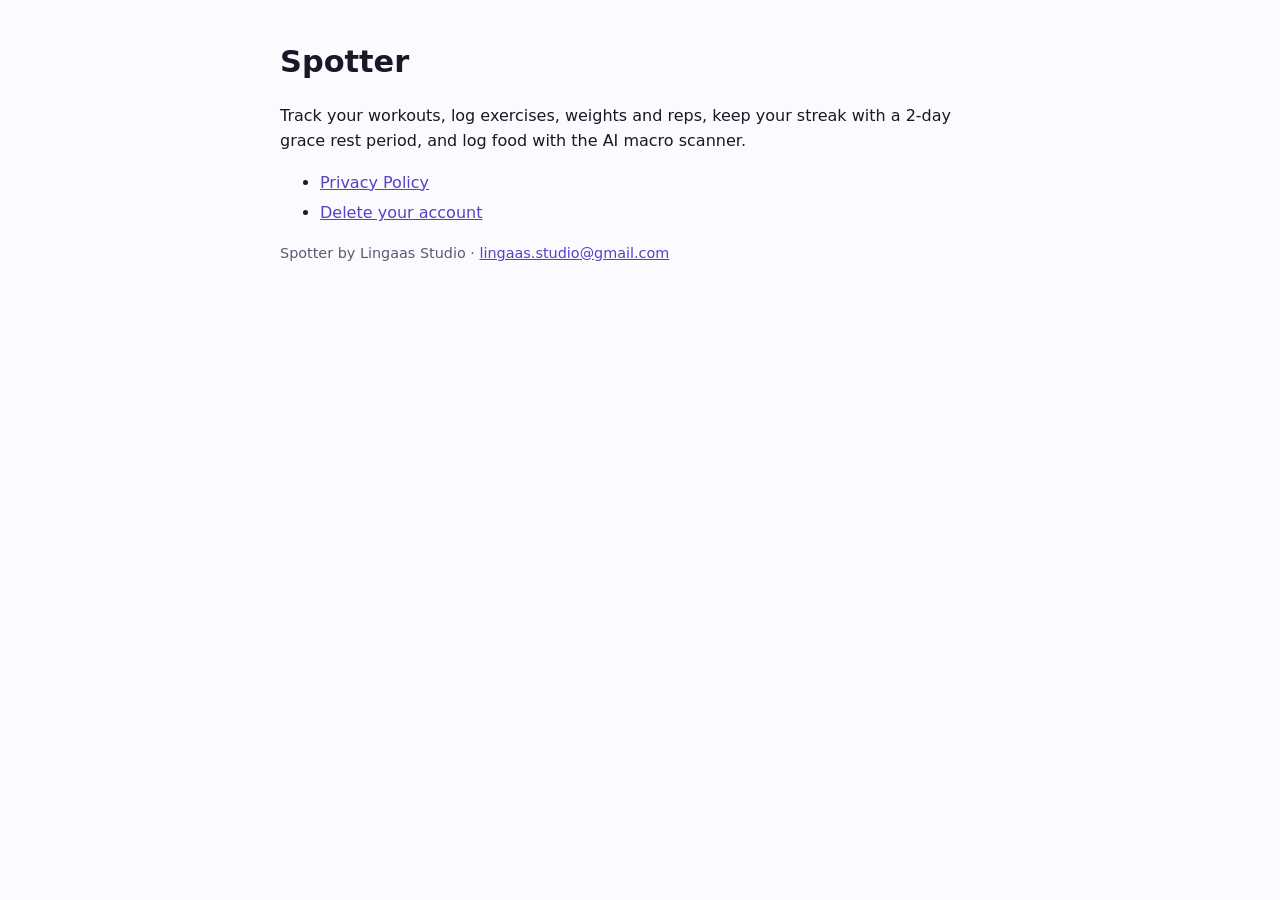
<file: index.html>
<!doctype html>
<html lang="en">
<head>
<meta charset="utf-8">
<meta name="viewport" content="width=device-width, initial-scale=1">
<title>Spotter</title>
<link rel="stylesheet" href="style.css">
</head>
<body>
<main>
<h1>Spotter</h1>
<p>Track your workouts, log exercises, weights and reps, keep your streak with a 2-day grace rest period, and log food with the AI macro scanner.</p>
<ul>
<li><a href="privacy.html">Privacy Policy</a></li>
<li><a href="delete-account.html">Delete your account</a></li>
</ul>
<p class="muted">Spotter by Lingaas Studio · <a href="mailto:lingaas.studio@gmail.com">lingaas.studio@gmail.com</a></p>
</main>
</body>
</html>
</file>
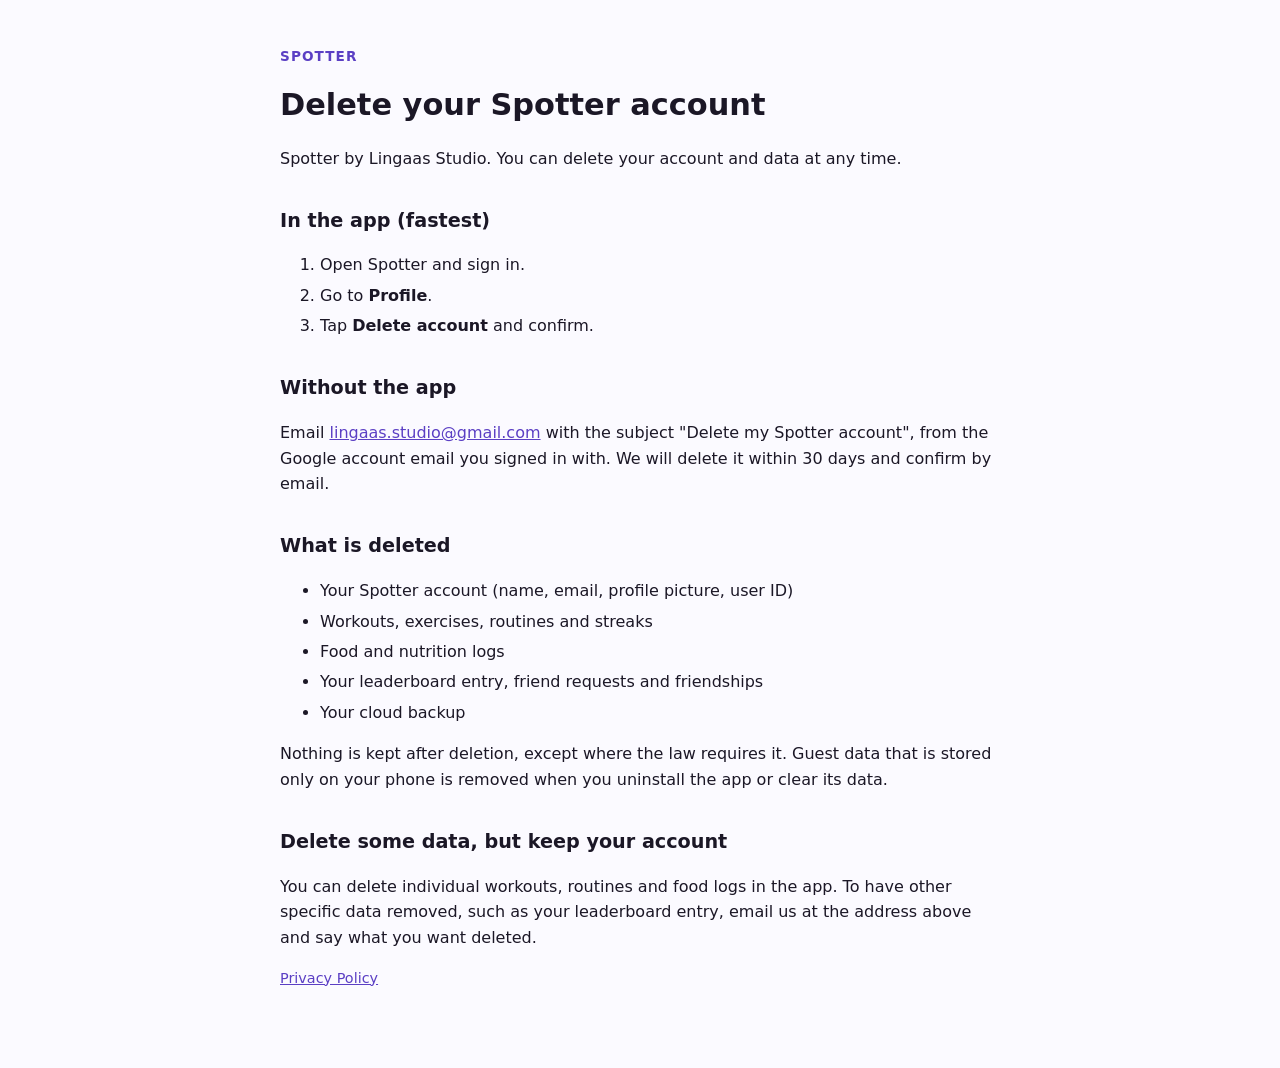
<file: delete-account.html>
<!doctype html>
<html lang="en">
<head>
<meta charset="utf-8">
<meta name="viewport" content="width=device-width, initial-scale=1">
<title>Spotter – Delete your account</title>
<link rel="stylesheet" href="style.css">
</head>
<body>
<main>
<p class="brand"><a href="./">Spotter</a></p>
<h1>Delete your Spotter account</h1>
<p>Spotter by Lingaas Studio. You can delete your account and data at any time.</p>

<h2>In the app (fastest)</h2>
<ol>
<li>Open Spotter and sign in.</li>
<li>Go to <strong>Profile</strong>.</li>
<li>Tap <strong>Delete account</strong> and confirm.</li>
</ol>

<h2>Without the app</h2>
<p>Email <a href="mailto:lingaas.studio@gmail.com?subject=Delete%20my%20Spotter%20account">lingaas.studio@gmail.com</a> with the subject "Delete my Spotter account", from the Google account email you signed in with. We will delete it within 30 days and confirm by email.</p>

<h2 id="what-is-deleted">What is deleted</h2>
<ul>
<li>Your Spotter account (name, email, profile picture, user ID)</li>
<li>Workouts, exercises, routines and streaks</li>
<li>Food and nutrition logs</li>
<li>Your leaderboard entry, friend requests and friendships</li>
<li>Your cloud backup</li>
</ul>
<p>Nothing is kept after deletion, except where the law requires it. Guest data that is stored only on your phone is removed when you uninstall the app or clear its data.</p>

<h2 id="some-data">Delete some data, but keep your account</h2>
<p>You can delete individual workouts, routines and food logs in the app. To have other specific data removed, such as your leaderboard entry, email us at the address above and say what you want deleted.</p>

<p class="muted"><a href="privacy.html">Privacy Policy</a></p>
</main>
</body>
</html>
</file>
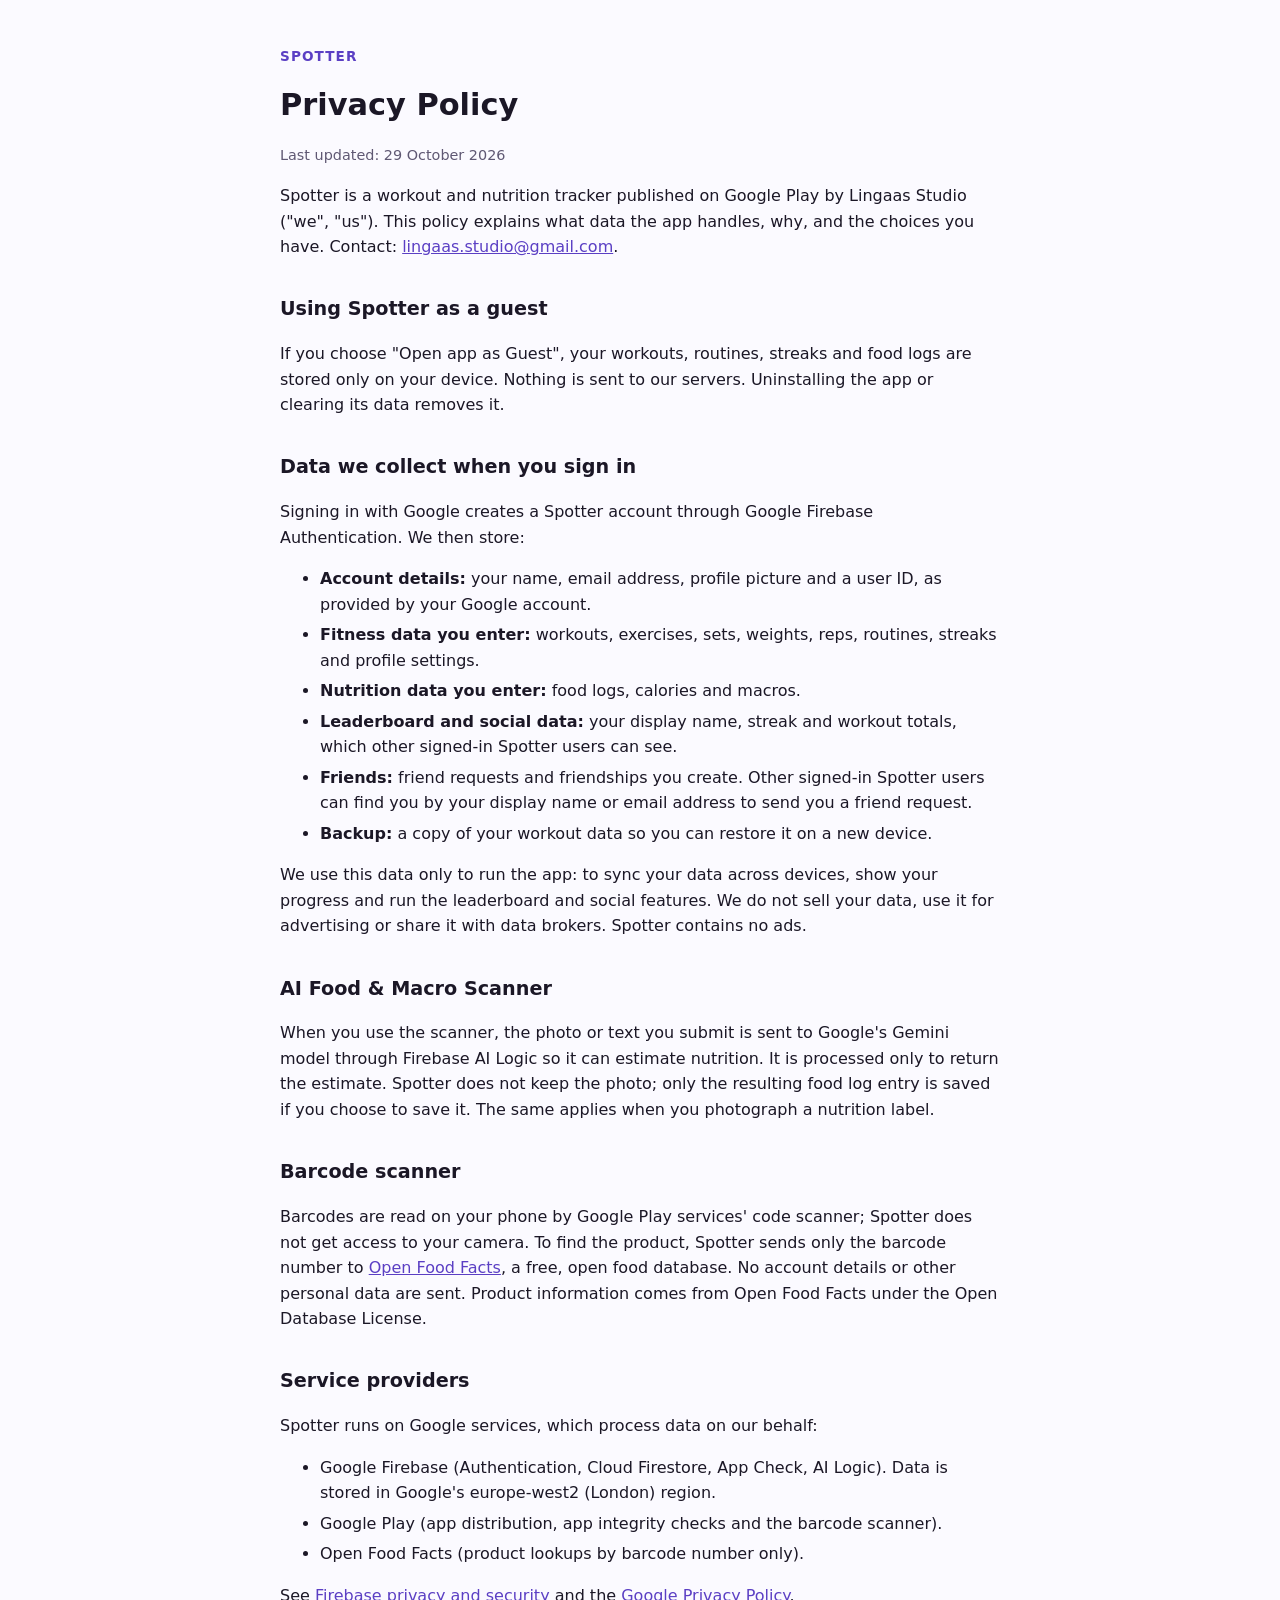
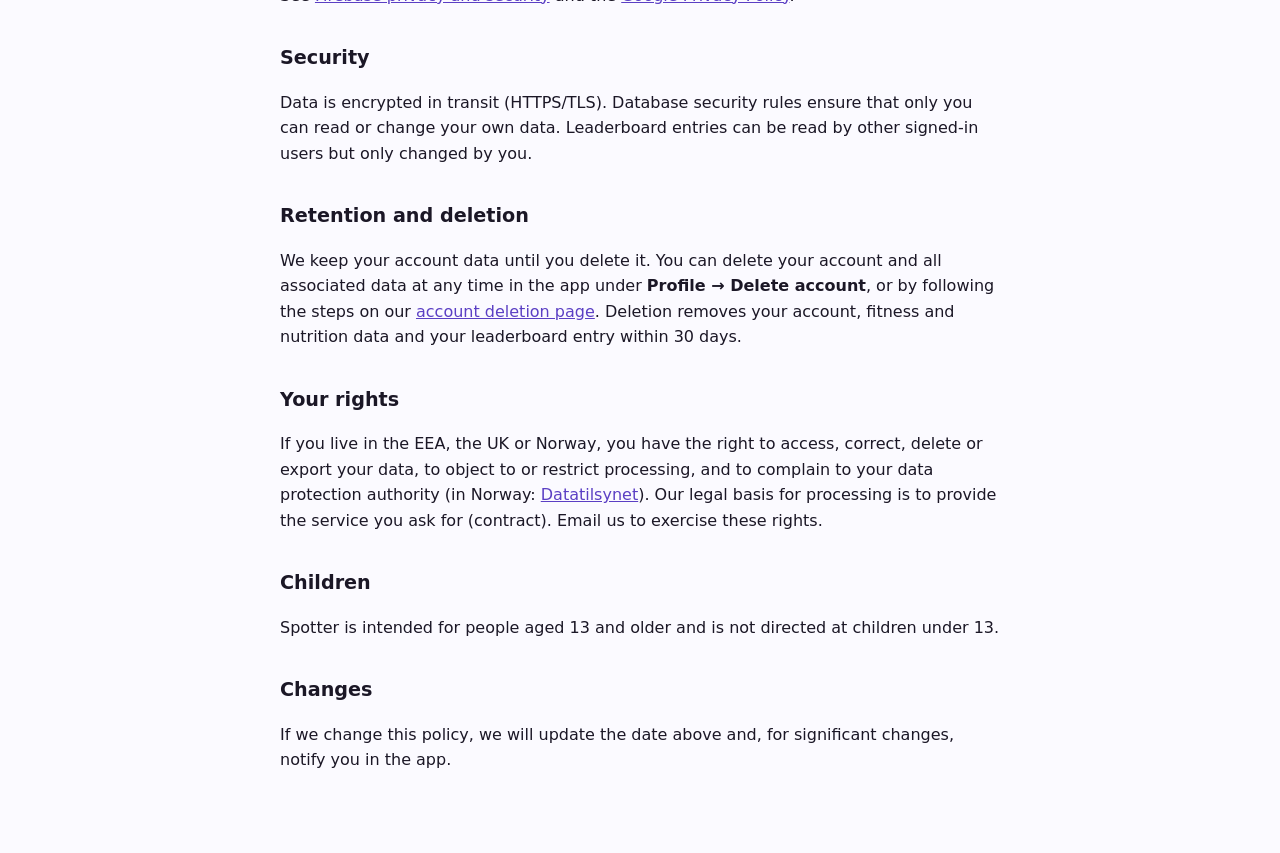
<file: privacy.html>
<!doctype html>
<html lang="en">
<head>
<meta charset="utf-8">
<meta name="viewport" content="width=device-width, initial-scale=1">
<title>Spotter – Privacy Policy</title>
<link rel="stylesheet" href="style.css">
</head>
<body>
<main>
<p class="brand"><a href="./">Spotter</a></p>
<h1>Privacy Policy</h1>
<p class="muted">Last updated: 29 October 2026</p>

<p>Spotter is a workout and nutrition tracker published on Google Play by Lingaas Studio ("we", "us"). This policy explains what data the app handles, why, and the choices you have. Contact: <a href="mailto:lingaas.studio@gmail.com">lingaas.studio@gmail.com</a>.</p>

<h2>Using Spotter as a guest</h2>
<p>If you choose "Open app as Guest", your workouts, routines, streaks and food logs are stored only on your device. Nothing is sent to our servers. Uninstalling the app or clearing its data removes it.</p>

<h2>Data we collect when you sign in</h2>
<p>Signing in with Google creates a Spotter account through Google Firebase Authentication. We then store:</p>
<ul>
<li><strong>Account details:</strong> your name, email address, profile picture and a user ID, as provided by your Google account.</li>
<li><strong>Fitness data you enter:</strong> workouts, exercises, sets, weights, reps, routines, streaks and profile settings.</li>
<li><strong>Nutrition data you enter:</strong> food logs, calories and macros.</li>
<li><strong>Leaderboard and social data:</strong> your display name, streak and workout totals, which other signed-in Spotter users can see.</li>
<li><strong>Friends:</strong> friend requests and friendships you create. Other signed-in Spotter users can find you by your display name or email address to send you a friend request.</li>
<li><strong>Backup:</strong> a copy of your workout data so you can restore it on a new device.</li>
</ul>
<p>We use this data only to run the app: to sync your data across devices, show your progress and run the leaderboard and social features. We do not sell your data, use it for advertising or share it with data brokers. Spotter contains no ads.</p>

<h2>AI Food &amp; Macro Scanner</h2>
<p>When you use the scanner, the photo or text you submit is sent to Google's Gemini model through Firebase AI Logic so it can estimate nutrition. It is processed only to return the estimate. Spotter does not keep the photo; only the resulting food log entry is saved if you choose to save it. The same applies when you photograph a nutrition label.</p>

<h2>Barcode scanner</h2>
<p>Barcodes are read on your phone by Google Play services' code scanner; Spotter does not get access to your camera. To find the product, Spotter sends only the barcode number to <a href="https://world.openfoodfacts.org/">Open Food Facts</a>, a free, open food database. No account details or other personal data are sent. Product information comes from Open Food Facts under the Open Database License.</p>

<h2>Service providers</h2>
<p>Spotter runs on Google services, which process data on our behalf:</p>
<ul>
<li>Google Firebase (Authentication, Cloud Firestore, App Check, AI Logic). Data is stored in Google's europe-west2 (London) region.</li>
<li>Google Play (app distribution, app integrity checks and the barcode scanner).</li>
<li>Open Food Facts (product lookups by barcode number only).</li>
</ul>
<p>See <a href="https://firebase.google.com/support/privacy">Firebase privacy and security</a> and the <a href="https://policies.google.com/privacy">Google Privacy Policy</a>.</p>

<h2>Security</h2>
<p>Data is encrypted in transit (HTTPS/TLS). Database security rules ensure that only you can read or change your own data. Leaderboard entries can be read by other signed-in users but only changed by you.</p>

<h2>Retention and deletion</h2>
<p>We keep your account data until you delete it. You can delete your account and all associated data at any time in the app under <strong>Profile → Delete account</strong>, or by following the steps on our <a href="delete-account.html">account deletion page</a>. Deletion removes your account, fitness and nutrition data and your leaderboard entry within 30 days.</p>

<h2>Your rights</h2>
<p>If you live in the EEA, the UK or Norway, you have the right to access, correct, delete or export your data, to object to or restrict processing, and to complain to your data protection authority (in Norway: <a href="https://www.datatilsynet.no/">Datatilsynet</a>). Our legal basis for processing is to provide the service you ask for (contract). Email us to exercise these rights.</p>

<h2>Children</h2>
<p>Spotter is intended for people aged 13 and older and is not directed at children under 13.</p>

<h2>Changes</h2>
<p>If we change this policy, we will update the date above and, for significant changes, notify you in the app.</p>
</main>
</body>
</html>
</file>
<file: style.css>
:root{--bg:#0d0b14;--fg:#ece9f5;--muted:#a59fb8;--accent:#c9b6ff}
@media (prefers-color-scheme: light){:root{--bg:#fbfaff;--fg:#1b1726;--muted:#5f5873;--accent:#5b3fc4}}
body{margin:0;background:var(--bg);color:var(--fg);font:16px/1.6 system-ui,-apple-system,"Segoe UI",Roboto,sans-serif}
main{max-width:720px;margin:0 auto;padding:32px 16px 64px}
h1{font-size:1.9rem;margin:.2em 0 .4em}
h2{font-size:1.2rem;margin-top:1.8em}
a{color:var(--accent)}
.brand{font-weight:700;letter-spacing:.08em;text-transform:uppercase;font-size:.85rem}
.brand a{text-decoration:none}
.muted{color:var(--muted);font-size:.9rem}
li{margin:.3em 0}
</file>
